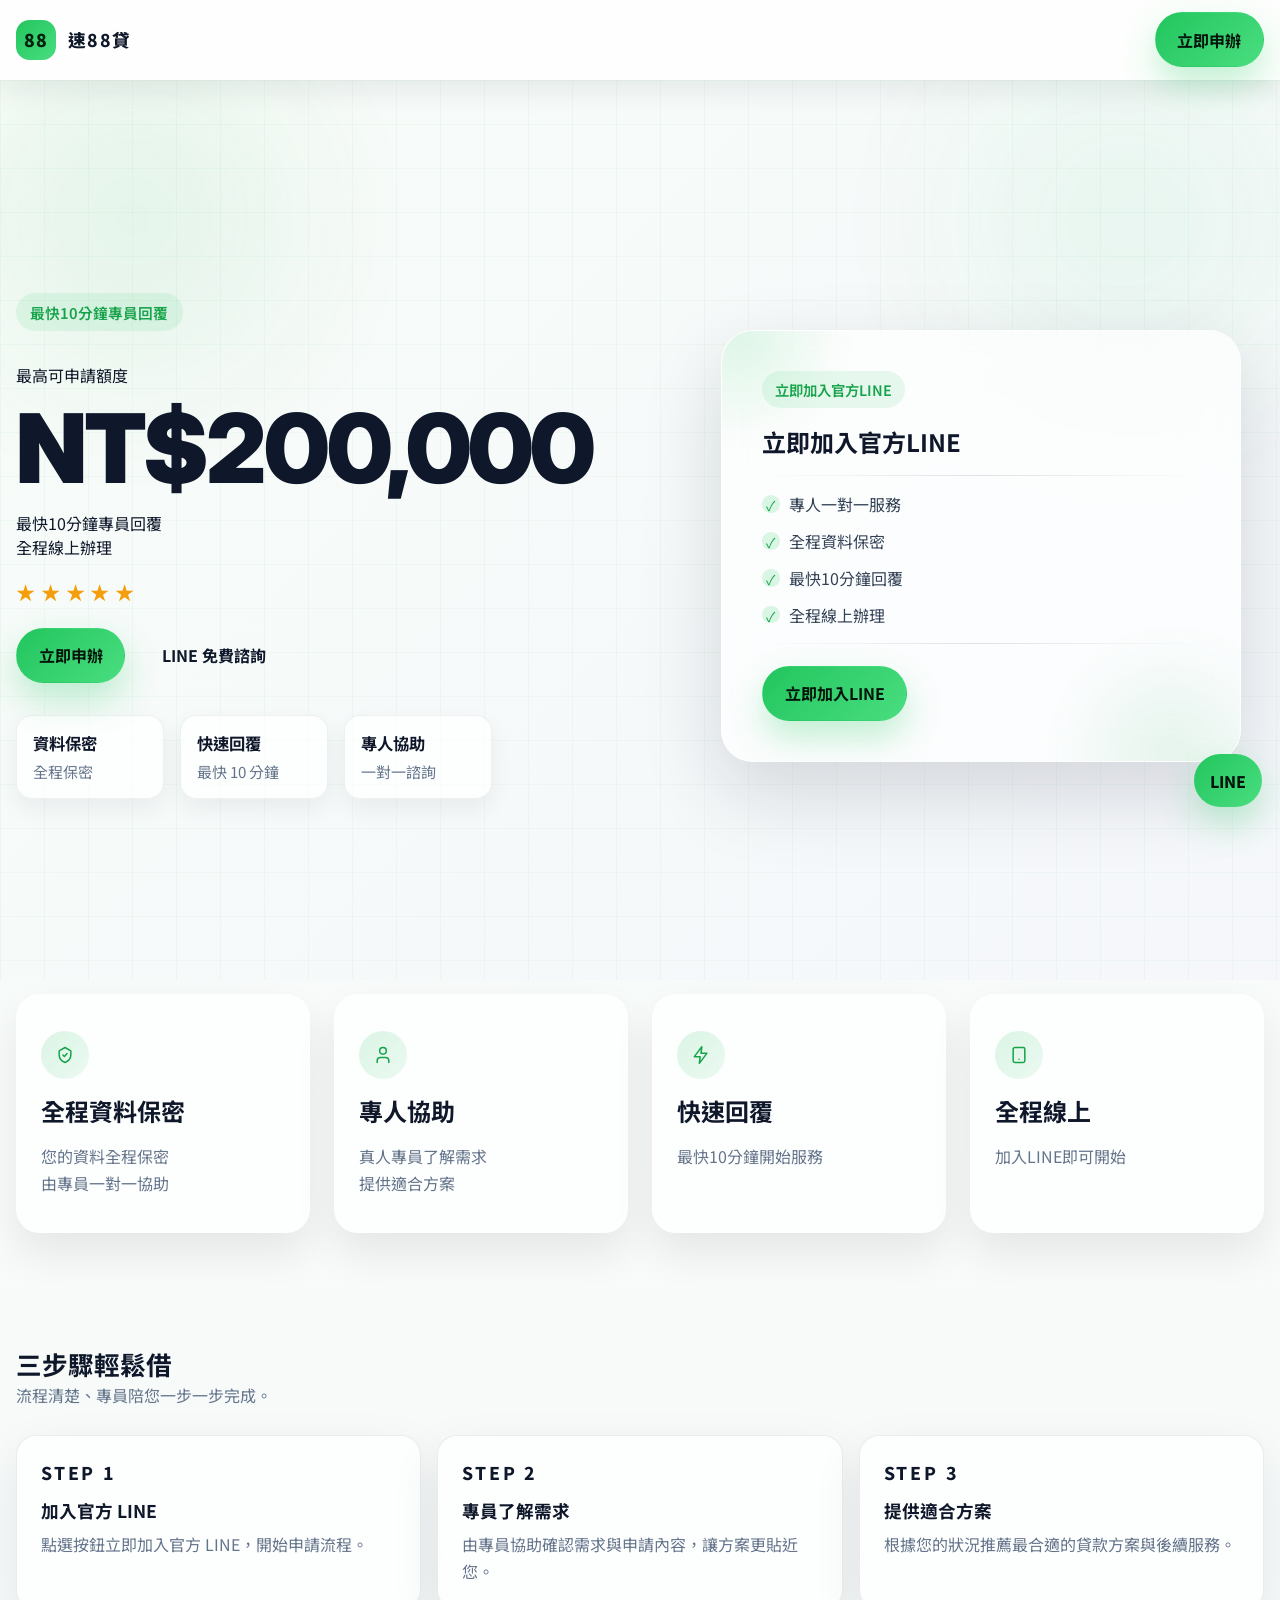
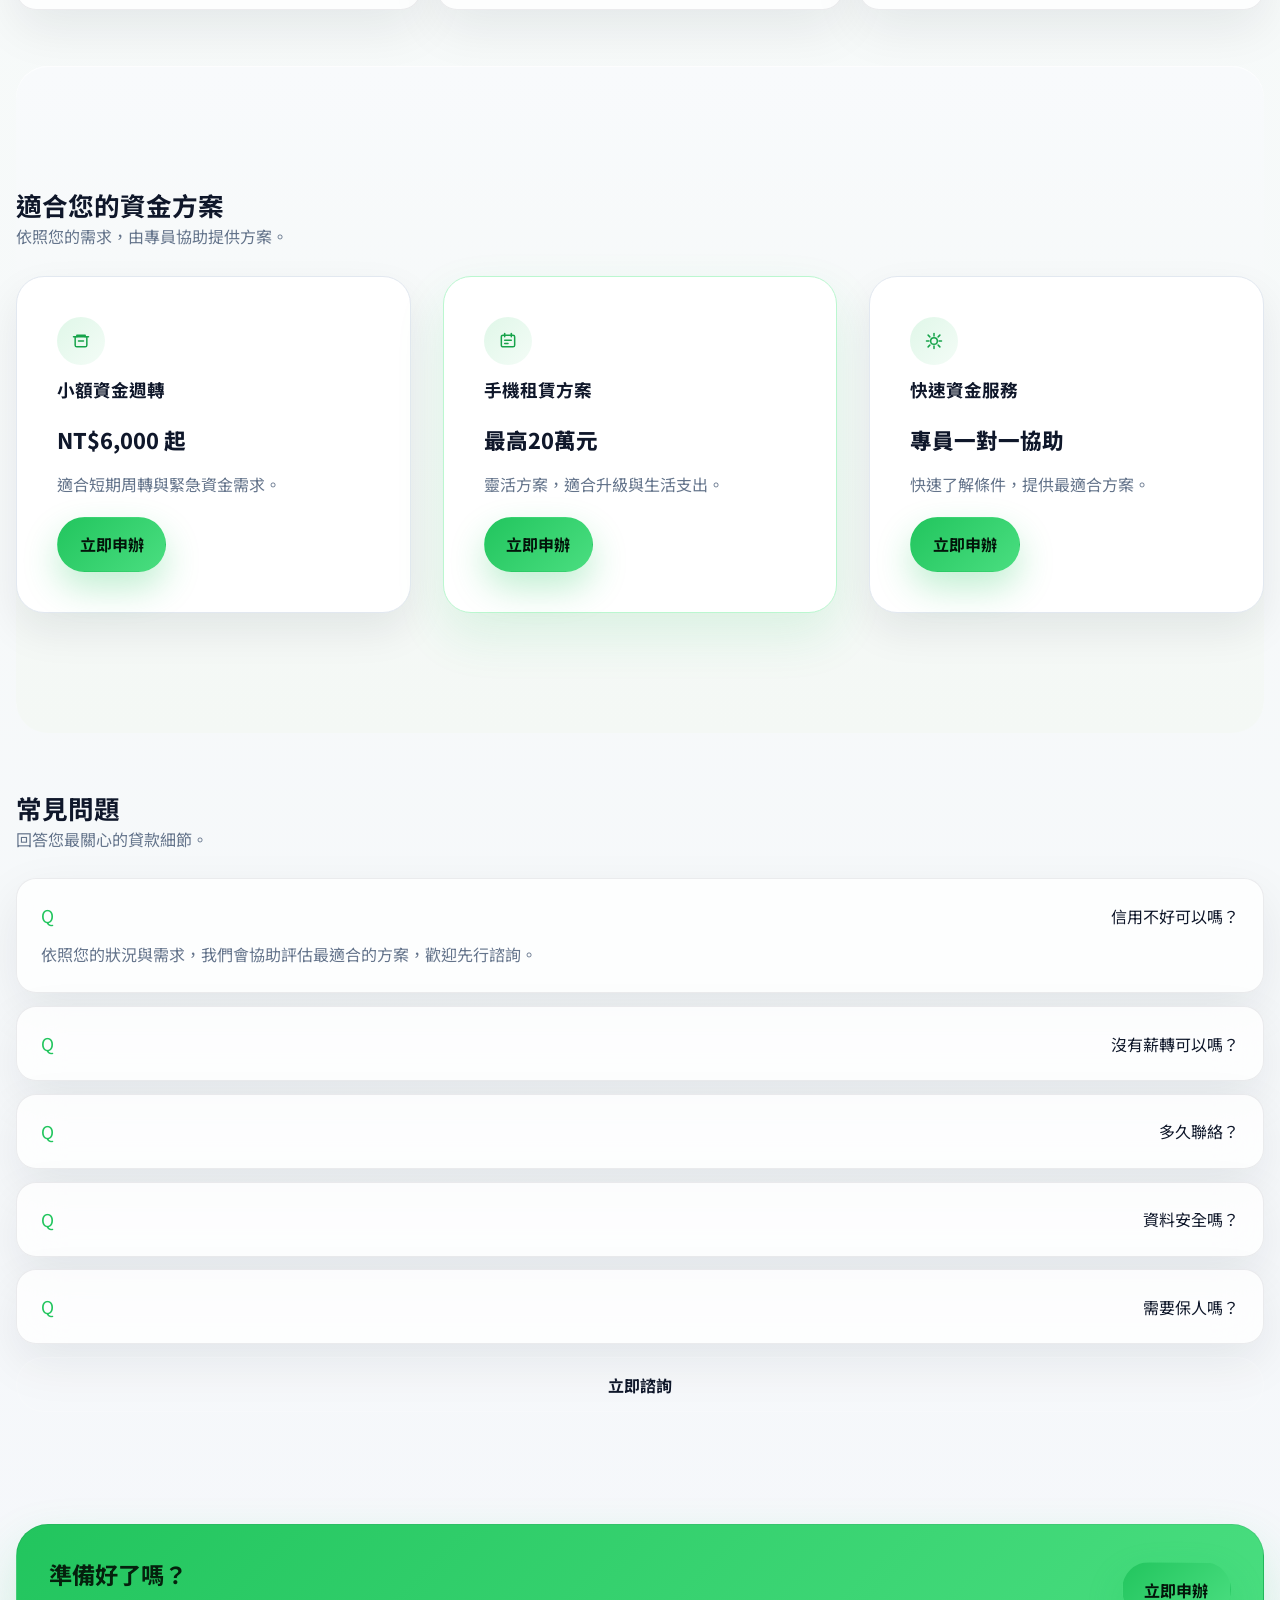
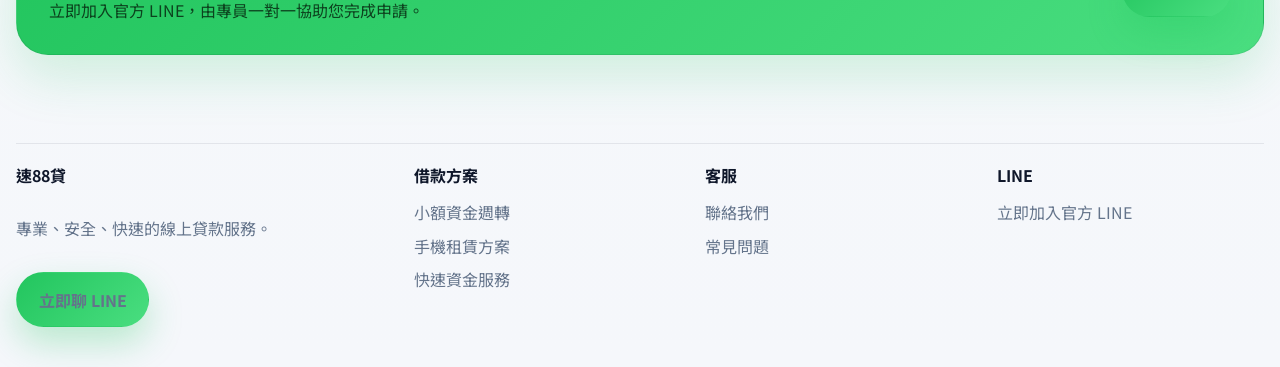
<file: index.html>
<!DOCTYPE html>
<html lang="zh-Hant">
  <head>
    <meta charset="UTF-8" />
    <!-- Google tag (gtag.js) -->
<script async src="https://www.googletagmanager.com/gtag/js?id=G-YP63JQVJT4"></script>
<script>
  window.dataLayer = window.dataLayer || [];
  function gtag(){dataLayer.push(arguments);}
  gtag('js', new Date());

  gtag('config', 'G-YP63JQVJT4');
</script>

    <meta name="viewport" content="width=device-width, initial-scale=1.0" />
    <title>速88貸｜最高可申請20萬元｜最快10分鐘專員協助</title>

<meta name="description"
content="最高可申請20萬元，最快10分鐘專員協助，全程線上辦理，立即加入官方LINE免費諮詢。">
    <link rel="stylesheet" href="css/style.css" />
    <link rel="stylesheet" href="css/responsive.css" />
    <link rel="preconnect" href="https://fonts.googleapis.com" />
    <link
      href="https://fonts.googleapis.com/css2?family=Inter:wght@400;500;600;700;800;900&family=Noto+Sans+TC:wght@300;400;500;700;900&display=swap"
      rel="stylesheet"
    />
  </head>
  <body>
    <div class="page-shell">
      <header class="navbar">
        <div class="container nav-wrap">
          <a class="logo" href="#">
            <span class="logo-mark">88</span>
            <span>速88貸</span>
          </a>

          <div class="nav-links" aria-hidden="true"></div>

          <a class="btn btn-primary btn-ripple" href="https://lin.ee/Ndh9ln0" target="_blank" rel="noopener noreferrer" data-line>立即申辦</a>
        </div>
      </header>

      <main id="home">
        <section class="hero reveal">
          <div class="container hero-grid">
            <div class="hero-copy">
              <p class="eyebrow">最快10分鐘專員回覆</p>

<p class="hero-subtitle">
最高可申請額度
</p>

<h1>NT$200,000</h1>

<p>
最快10分鐘專員回覆
<br>
全程線上辦理
</p>
              <div class="hero-stars" aria-label="五星評價">★★★★★</div>
              <div class="hero-actions">
                <a class="btn btn-primary btn-ripple" href="https://lin.ee/Ndh9ln0" target="_blank" rel="noopener noreferrer" data-line>立即申辦</a>
                <a class="btn btn-secondary btn-ripple" href="https://lin.ee/Ndh9ln0" target="_blank" rel="noopener noreferrer" data-line>LINE 免費諮詢</a>
              </div>
              <ul class="hero-stats">
                <li>
                  <strong>資料保密</strong>
                  <span>全程保密</span>
                </li>
                <li>
                  <strong>快速回覆</strong>
                  <span>最快 10 分鐘</span>
                </li>
                <li>
                  <strong>專人協助</strong>
                  <span>一對一諮詢</span>
                </li>
              </ul>
            </div>

            <div class="glass-card hero-card">
              <span class="card-chip">立即加入官方LINE</span>
              <h2 class="amount">立即加入官方LINE</h2>
              <div class="hero-card-divider"></div>
              <ul class="hero-card-list">
                <li><span>✓</span> 專人一對一服務</li>
                <li><span>✓</span> 全程資料保密</li>
                <li><span>✓</span> 最快10分鐘回覆</li>
                <li><span>✓</span> 全程線上辦理</li>
              </ul>
              <div class="hero-card-divider"></div>
              <a class="btn btn-primary btn-ripple"
href="https://lin.ee/Ndh9ln0"
target="_blank"
rel="noopener noreferrer">
立即加入LINE
</a>
            </div>
          </div>
        </section>

        <section class="container trust-bar-section reveal">
          <div class="trust-bar">
            <article class="glass-card trust-card">
              <div class="trust-icon" aria-hidden="true">
                <svg viewBox="0 0 24 24" fill="none" stroke="currentColor" stroke-width="1.8" stroke-linecap="round" stroke-linejoin="round">
                  <path d="M12 3l7 4v5c0 5-3.5 7.5-7 9-3.5-1.5-7-4-7-9V7l7-4z"></path>
                  <path d="m9.5 12 1.8 1.8 3.2-3.6"></path>
                </svg>
              </div>
              <strong>全程資料保密</strong>
              <span>您的資料全程保密<br />由專員一對一協助</span>
            </article>
            <article class="glass-card trust-card">
              <div class="trust-icon" aria-hidden="true">
                <svg viewBox="0 0 24 24" fill="none" stroke="currentColor" stroke-width="1.8" stroke-linecap="round" stroke-linejoin="round">
                  <path d="M19 21v-2a4 4 0 0 0-4-4H9a4 4 0 0 0-4 4v2"></path>
                  <circle cx="12" cy="7" r="4"></circle>
                </svg>
              </div>
              <strong>專人協助</strong>
              <span>真人專員了解需求<br />提供適合方案</span>
            </article>
            <article class="glass-card trust-card">
              <div class="trust-icon" aria-hidden="true">
                <svg viewBox="0 0 24 24" fill="none" stroke="currentColor" stroke-width="1.8" stroke-linecap="round" stroke-linejoin="round">
                  <path d="M13 2 4 14h7l-1 8 9-12h-7l1-8Z"></path>
                </svg>
              </div>
              <strong>快速回覆</strong>
              <span>最快10分鐘開始服務</span>
            </article>
            <article class="glass-card trust-card">
              <div class="trust-icon" aria-hidden="true">
                <svg viewBox="0 0 24 24" fill="none" stroke="currentColor" stroke-width="1.8" stroke-linecap="round" stroke-linejoin="round">
                  <rect x="5" y="3" width="14" height="18" rx="2"></rect>
                  <path d="M12 17v.01"></path>
                </svg>
              </div>
              <strong>全程線上</strong>
              <span>加入LINE即可開始</span>
            </article>
          </div>
        </section>

        <section class="container reveal">
          <div class="section-heading">
            <div>
              <h2>三步驟輕鬆借</h2>
              <p>流程清楚、專員陪您一步一步完成。</p>
            </div>
          </div>
          <div class="steps-grid">
            <article class="glass-card step-card">
              <div class="step-number">STEP 1</div>
              <h3>加入官方 LINE</h3>
              <p>點選按鈕立即加入官方 LINE，開始申請流程。</p>
            </article>
            <article class="glass-card step-card">
              <div class="step-number">STEP 2</div>
              <h3>專員了解需求</h3>
              <p>由專員協助確認需求與申請內容，讓方案更貼近您。</p>
            </article>
            <article class="glass-card step-card">
              <div class="step-number">STEP 3</div>
              <h3>提供適合方案</h3>
              <p>根據您的狀況推薦最合適的貸款方案與後續服務。</p>
            </article>
          </div>
        </section>

        <section class="container plans-section reveal" id="plans">
          <div class="section-heading">
            <div>
              <h2>適合您的資金方案</h2>
              <p>依照您的需求，由專員協助提供方案。</p>
            </div>
          </div>
          <div class="plans-grid">
            <article class="plan-card plan-card-modern">
              <div class="plan-icon" aria-hidden="true">
                <svg viewBox="0 0 24 24" fill="none" stroke="currentColor" stroke-width="1.8" stroke-linecap="round" stroke-linejoin="round">
                  <path d="M3 7h18"></path>
                  <path d="M7 7V5h10v2"></path>
                  <path d="M5 7v10a2 2 0 0 0 2 2h10a2 2 0 0 0 2-2V7"></path>
                  <path d="M9 12h6"></path>
                </svg>
              </div>
              <h3>小額資金週轉</h3>
              <p class="plan-amount">NT$6,000 起</p>
              <p class="plan-meta">適合短期周轉與緊急資金需求。</p>
              <a class="btn btn-primary btn-ripple" href="https://lin.ee/Ndh9ln0"
target="_blank"
rel="noopener noreferrer" data-line>立即申辦</a>
            </article>
            <article class="plan-card plan-card-modern featured-plan">
              <div class="plan-icon" aria-hidden="true">
                <svg viewBox="0 0 24 24" fill="none" stroke="currentColor" stroke-width="1.8" stroke-linecap="round" stroke-linejoin="round">
                  <rect x="4" y="5" width="16" height="14" rx="2"></rect>
                  <path d="M8 3v4"></path>
                  <path d="M16 3v4"></path>
                  <path d="M8 11h8"></path>
                  <path d="M8 15h4"></path>
                </svg>
              </div>
              <h3>手機租賃方案</h3>
              <p class="plan-amount">最高20萬元</p>
              <p class="plan-meta">靈活方案，適合升級與生活支出。</p>
              <a class="btn btn-primary btn-ripple" href="https://lin.ee/Ndh9ln0"
target="_blank"
rel="noopener noreferrer" data-line>立即申辦</a>
            </article>
            <article class="plan-card plan-card-modern">
              <div class="plan-icon" aria-hidden="true">
                <svg viewBox="0 0 24 24" fill="none" stroke="currentColor" stroke-width="1.8" stroke-linecap="round" stroke-linejoin="round">
                  <path d="M12 3v3"></path>
                  <path d="M12 18v3"></path>
                  <path d="M4.93 4.93l2.12 2.12"></path>
                  <path d="M16.95 16.95l2.12 2.12"></path>
                  <path d="M3 12h3"></path>
                  <path d="M18 12h3"></path>
                  <path d="M4.93 19.07l2.12-2.12"></path>
                  <path d="M16.95 7.05l2.12-2.12"></path>
                  <circle cx="12" cy="12" r="4"></circle>
                </svg>
              </div>
              <h3>快速資金服務</h3>
              <p class="plan-amount">專員一對一協助</p>
              <p class="plan-meta">快速了解條件，提供最適合方案。</p>
              <a class="btn btn-primary btn-ripple" href="https://lin.ee/Ndh9ln0"
target="_blank"
rel="noopener noreferrer" data-line>立即申辦</a>
            </article>
          </div>
        </section>

        <section class="container reveal" id="faq">
          <div class="section-heading">
            <div>
              <h2>常見問題</h2>
              <p>回答您最關心的貸款細節。</p>
            </div>
          </div>
          <div class="faq-list">
            <article class="glass-card faq-item active">
              <button class="faq-trigger" type="button">
                <span>Q</span> 信用不好可以嗎？
              </button>
              <div class="faq-panel">
                <p>依照您的狀況與需求，我們會協助評估最適合的方案，歡迎先行諮詢。</p>
              </div>
            </article>
            <article class="glass-card faq-item">
              <button class="faq-trigger" type="button">
                <span>Q</span> 沒有薪轉可以嗎？
              </button>
              <div class="faq-panel">
                <p>可依照實際情況評估，專員會依您的需求與資料提供建議。</p>
              </div>
            </article>
            <article class="glass-card faq-item">
              <button class="faq-trigger" type="button">
                <span>Q</span> 多久聯絡？
              </button>
              <div class="faq-panel">
                <p>我們會於收到您的需求後盡快聯絡，通常可在短時間內安排專員回覆。</p>
              </div>
            </article>
            <article class="glass-card faq-item">
              <button class="faq-trigger" type="button">
                <span>Q</span> 資料安全嗎？
              </button>
              <div class="faq-panel">
                <p>所有資料僅作為申請與服務用途，流程中會以保密方式處理。</p>
              </div>
            </article>
            <article class="glass-card faq-item">
              <button class="faq-trigger" type="button">
                <span>Q</span> 需要保人嗎？
              </button>
              <div class="faq-panel">
                <p>視方案與申請條件而定，專員會依照您的情況說明相關要求。</p>
              </div>
            </article>
            <a class="btn btn-secondary btn-ripple" href="https://lin.ee/Ndh9ln0" target="_blank" rel="noopener noreferrer" data-line>立即諮詢</a>
          </div>
        </section>

        <section class="container reveal" id="contact">
          <div class="glass-card cta-card">
            <div>
              <h3>準備好了嗎？</h3>
              <p>立即加入官方 LINE，由專員一對一協助您完成申請。</p>
            </div>
            <a class="btn btn-primary btn-ripple" href="https://lin.ee/Ndh9ln0" target="_blank" rel="noopener noreferrer" data-line>立即申辦</a>
          </div>
        </section>
      </main>

      <footer class="footer reveal">
        <div class="container footer-grid">
          <div class="footer-column">
            <strong>速88貸</strong>
            <p>專業、安全、快速的線上貸款服務。</p>
            <a class="btn btn-primary btn-ripple footer-cta" href="https://lin.ee/Ndh9ln0" target="_blank" rel="noopener noreferrer" data-line>立即聊 LINE</a>
          </div>
          <div class="footer-column">
            <strong>借款方案</strong>
            <a href="https://lin.ee/Ndh9ln0"
target="_blank"
rel="noopener noreferrer">小額資金週轉</a>
            <a href="https://lin.ee/Ndh9ln0"
target="_blank"
rel="noopener noreferrer">手機租賃方案</a>
            <a href="https://lin.ee/Ndh9ln0"
target="_blank"
rel="noopener noreferrer">快速資金服務</a>
          </div>
          <div class="footer-column">
            <strong>客服</strong>
            <a href="https://lin.ee/Ndh9ln0">聯絡我們</a>
            <a href="#faq">常見問題</a>
          </div>
          <div class="footer-column">
            <strong>LINE</strong>
            <a href="https://lin.ee/Ndh9ln0"
target="_blank"
rel="noopener noreferrer" data-line>立即加入官方 LINE</a>
          </div>
        </div>
      </footer>
    </div>

    <a class="line-float" href="https://lin.ee/Ndh9ln0" target="_blank" rel="noopener noreferrer" data-line>LINE</a>
    <a class="mobile-cta btn btn-primary btn-ripple" href="https://lin.ee/Ndh9ln0" target="_blank" rel="noopener noreferrer" data-line>立即申辦</a>
    <script src="js/main.js"></script>
    
  </body>
</html>
</file>
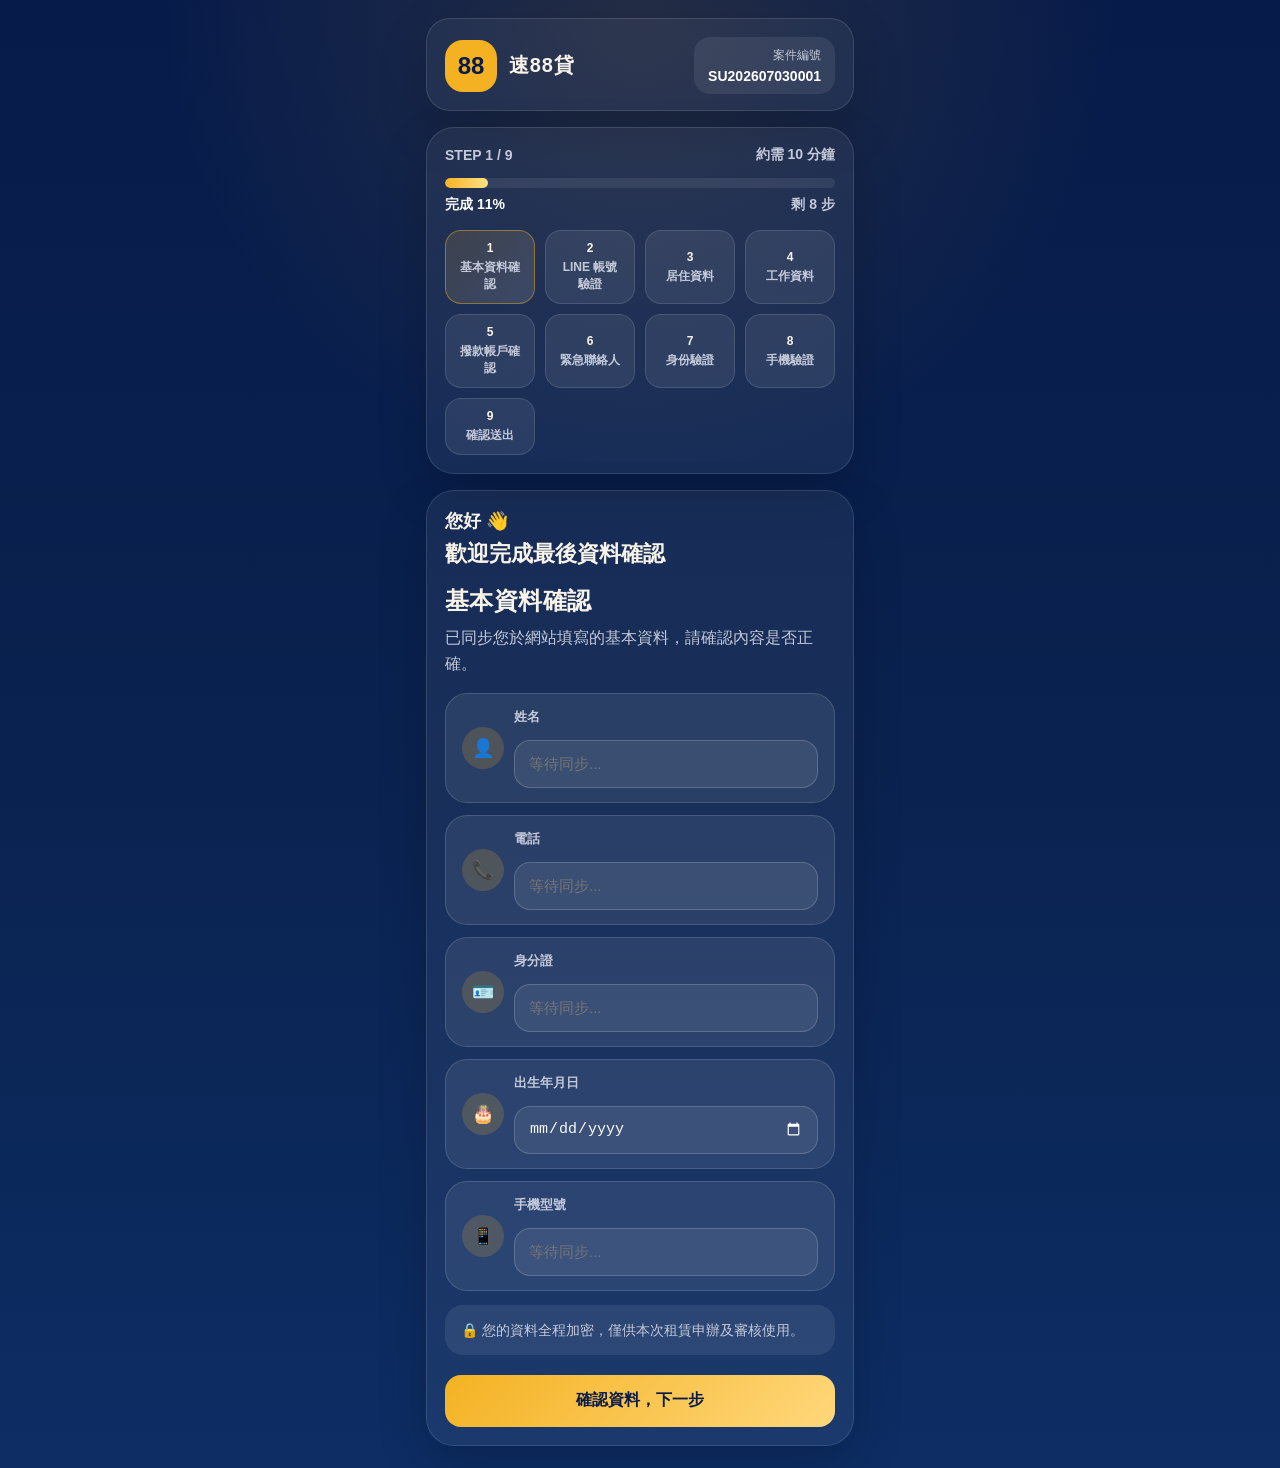
<file: apply.html>
﻿<!doctype html>
<html lang="zh-Hant">
<head>
  <meta charset="utf-8" />
  <meta name="viewport" content="width=device-width, initial-scale=1.0" />
  <title>速88貸｜智慧申請</title>
  <link rel="stylesheet" href="css/apply.css" />
  <script src="https://static.line-scdn.net/liff/edge/2/sdk.js"></script>
</head>
<body>
  <main class="app-shell">
    <header class="app-bar">
      <div class="brand"><span class="brand-mark">88</span><div><div class="brand-title">速88貸</div></div></div>
      <div class="case-chip"><span class="case-label">案件編號</span><strong class="case-value">SU202607030001</strong></div>
    </header>

    <section class="progress-panel">
      <div class="progress-title"><span id="stepText">STEP 1 / 9</span><span id="timeText">約需 10 分鐘</span></div>
      <div class="progress-bar"><div id="progressFill"></div></div>
      <div class="progress-meta"><span id="progressPercent">完成 11%</span><span id="progressRemain">剩 8 步</span></div>
      <div class="step-tabs" id="stepTabs"></div>
    </section>

    <form id="applyForm" class="form-card" autocomplete="on">
      <section class="step-panel active" data-step="1">
        <div class="welcome-panel">
          <p class="welcome-greeting">您好 👋</p>
          <h2>歡迎完成最後資料確認</h2>
        </div>
        <div class="step-header"><h1>基本資料確認</h1><p>已同步您於網站填寫的基本資料，請確認內容是否正確。</p></div>
        <div class="field-grid info-list">
          <div class="info-row">
            <div class="row-icon">👤</div>
            <label><span>姓名</span><input type="text" name="name" placeholder="等待同步..." required></label>
          </div>
          <div class="info-row">
            <div class="row-icon">📞</div>
            <label><span>電話</span><input type="tel" name="phone" placeholder="等待同步..." required></label>
          </div>
          <div class="info-row">
            <div class="row-icon">🪪</div>
            <label><span>身分證</span><input type="text" name="idNumber" placeholder="等待同步..." required></label>
          </div>
          <div class="info-row">
            <div class="row-icon">🎂</div>
            <label><span>出生年月日</span><input type="date" name="birthday" placeholder="等待同步..." required></label>
          </div>
          <div class="info-row">
            <div class="row-icon">📱</div>
            <label><span>手機型號</span><input type="text" name="phoneModel" placeholder="等待同步..." required></label>
          </div>
        </div>
      </section>

      <section class="step-panel" data-step="2">
        <div class="step-header"><h1>LINE 帳號驗證</h1><p>請先完成 LINE 資料驗證，才能進行後續申請步驟。</p></div>
        <div class="line-card">
          <div class="line-card-top">
            <div class="line-avatar"><img id="lineAvatarImg" alt="LINE Avatar"></div>
            <div>
              <p class="line-label">等待 LINE 授權...</p>
              <p id="lineStatus" class="line-status">LINE 尚未驗證</p>
            </div>
          </div>
          <div class="line-detail">
            <div><span>LINE名稱</span><strong id="lineDisplayName">等待 LINE 授權...</strong></div>
          </div>
          <p id="lineError" class="line-error"></p>
          <button type="button" id="lineVerifyBtn" class="secondary">重新同步 LINE</button>
        </div>
      </section>

      <section class="step-panel" data-step="3">
        <div class="step-header"><h1>居住資料</h1><p>請填寫目前居住狀況與聯絡地址。</p></div>
        <div class="field-grid">
          <label>現居地址<input type="text" name="currentAddress" placeholder="請輸入現居地址" required></label>
          <label>戶籍地址<input type="text" name="registeredAddress" placeholder="請輸入戶籍地址" required></label>
          <div class="choice-block"><span>居住狀況</span><div class="radio-group"><label><input type="radio" name="housingType" value="自有" required>自有</label><label><input type="radio" name="housingType" value="租屋">租屋</label></div></div>
        </div>
      </section>

      <section class="step-panel" data-step="4">
        <div class="step-header"><h1>工作資料</h1><p>請提供目前任職資訊。</p></div>
        <div class="field-grid">
          <label>公司名稱<input type="text" name="company" placeholder="請輸入公司名稱" required></label>
          <label>公司電話<input type="tel" name="companyPhone" placeholder="例：02-1234-5678"></label>
          <label>工作職位<input type="text" name="jobTitle" placeholder="請輸入職稱" required></label>
          <label>公司地址<input type="text" name="companyAddress" placeholder="請輸入公司地址"></label>
          <label>月收入<select name="income" required><option value="">請選擇</option><option value="30000以下">30,000 以下</option><option value="30000-50000">30,000 - 50,000</option><option value="50000-80000">50,000 - 80,000</option><option value="80000以上">80,000 以上</option></select></label>
        </div>
      </section>

      <section class="step-panel" data-step="5">
        <div class="step-header"><h1>撥款帳戶確認</h1><p>核准後款項將匯入此帳戶。</p></div>
        <div class="field-grid">
          <label>銀行<select name="bank" required><option value="">請選擇銀行</option><option value="004 台灣銀行">004 台灣銀行</option><option value="005 土地銀行">005 土地銀行</option><option value="006 合作金庫">006 合作金庫</option><option value="007 第一銀行">007 第一銀行</option><option value="008 華南銀行">008 華南銀行</option><option value="009 彰化銀行">009 彰化銀行</option><option value="012 台北富邦">012 台北富邦</option><option value="013 國泰世華">013 國泰世華</option><option value="822 中國信託">822 中國信託</option><option value="812 台新銀行">812 台新銀行</option></select></label>
          <label>分行名稱<input type="text" name="bankBranch" placeholder="請輸入分行名稱" required></label>
          <label>帳號<input type="text" name="bankAccount" placeholder="請輸入帳號" inputmode="numeric" required></label>
          <label>戶名<input type="text" name="bankOwner" placeholder="請輸入收款戶名" required></label>
          <div class="upload-block"><span>上傳銀行帳戶封面照</span><input type="file" name="bankCover" accept="image/*" capture="environment"><div class="file-status" data-file-status="bankCover">尚未上傳</div></div>
        </div>
        <p class="reminder-text">款項將匯入此帳戶，若需變更請聯絡客服。</p>
      </section>

      <section class="step-panel" data-step="6">
        <div class="step-header"><h1>緊急聯絡人</h1><p>請提供三位緊急聯絡人，至少兩位家人與一位朋友。</p></div>
        <div class="contact-grid" id="contactArea"></div>
      </section>

      <section class="step-panel" data-step="7">
        <div class="step-header"><h1>身份驗證</h1><p>請拍攝並上傳下列三張照片。</p></div>
        <div class="upload-grid" id="idUploadArea"></div>
      </section>

      <section class="step-panel" data-step="8">
        <div class="step-header"><h1>手機驗證</h1><p>請拍攝下列手機畫面，完成後會顯示 ✅。</p></div>
        <div class="phone-grid" id="phoneShotArea"></div>
      </section>

      <section class="step-panel" data-step="9">
        <div class="step-header"><h1>確認送出</h1><p>所有資料確認完成後請送出申請。</p></div>
        <div class="review-card">
          <p class="review-title">所有資料確認完成</p>
          <p class="review-status">案件建立成功</p>
          <div class="case-summary">案件編號：<strong>SU202607030001</strong></div>
        </div>
        <label class="agree"><input type="checkbox" name="agree" required>我已確認資料正確，並同意本次申辦資料使用。</label>
      </section>

      <section class="step-panel success-panel" data-step="10">
        <div class="success-box">
          <div class="success-icon">✓</div>
          <h1>申請完成</h1>
          <p>恭喜！您的申請已送出，專員將儘速審核。</p>
          <div class="case-number" id="caseNumber">案件編號 SU-000000</div>
          <p class="note">請留意 LINE 或手機簡訊通知，最快今日完成審核。</p>
        </div>
      </section>

      <div class="security-note">🔒 您的資料全程加密，僅供本次租賃申辦及審核使用。</div>
      <div class="action-bar">
        <button type="button" id="prevBtn" class="ghost">上一步</button>
        <button type="button" id="nextBtn" class="primary">確認資料，下一步</button>
      </div>
    </form>
  </main>
  <script src="js/api.js"></script>
  <script src="js/apply.js"></script>
</body>
</html>
</file>
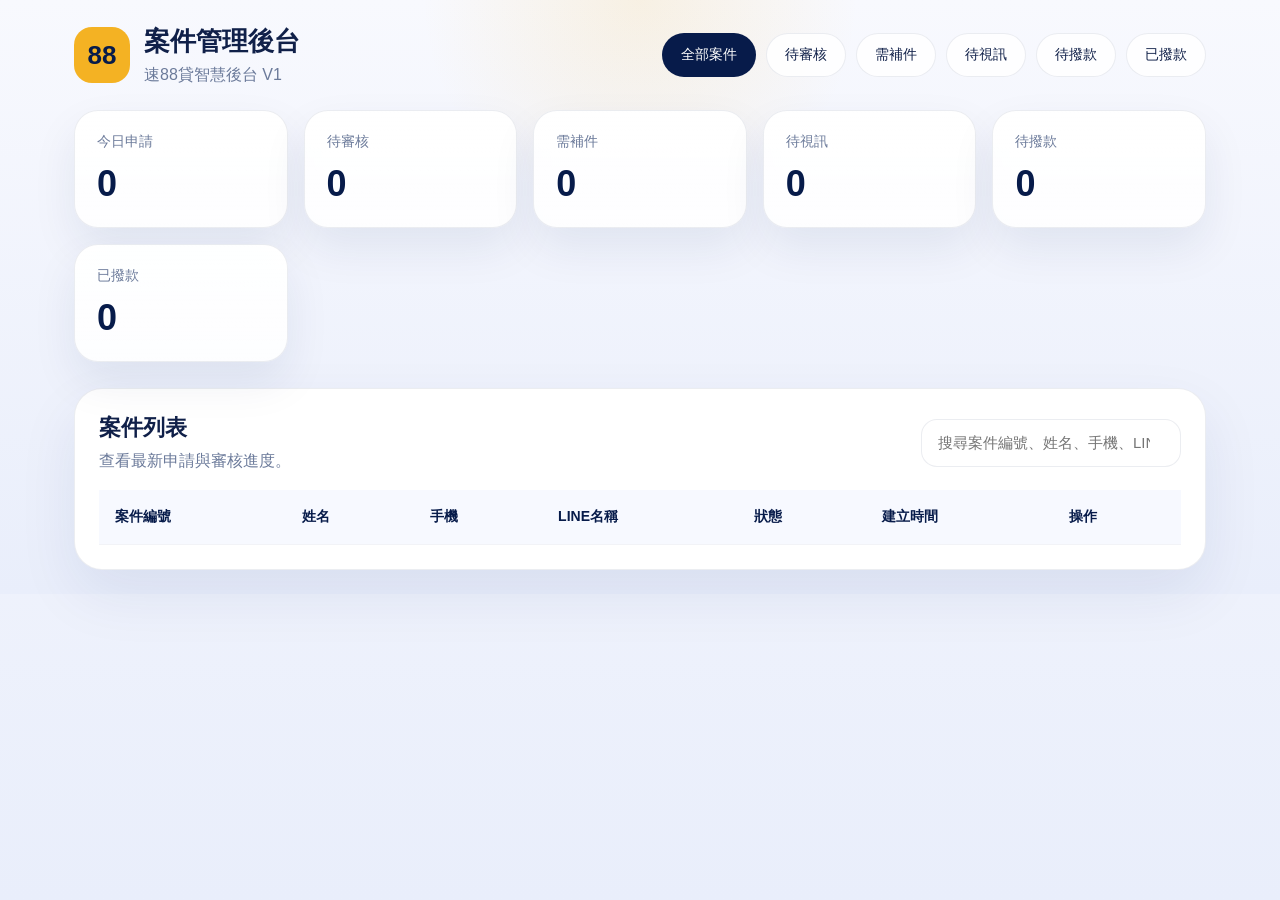
<file: dashboard.html>
﻿<!doctype html>
<html lang="zh-Hant">
<head>
  <meta charset="utf-8" />
  <meta name="viewport" content="width=device-width, initial-scale=1.0" />
  <title>速88貸｜案件管理後台</title>
  <link rel="stylesheet" href="css/dashboard.css" />
</head>
<body>
  <main class="dashboard-shell">
    <header class="dash-header">
      <div class="dash-brand"><span class="dash-mark">88</span><div><h1>案件管理後台</h1><p>速88貸智慧後台 V1</p></div></div>
      <nav class="dash-tabs">
        <button class="tab-button active" data-filter="all">全部案件</button>
        <button class="tab-button" data-filter="review">待審核</button>
        <button class="tab-button" data-filter="supplement">需補件</button>
        <button class="tab-button" data-filter="video">待視訊</button>
        <button class="tab-button" data-filter="pay">待撥款</button>
        <button class="tab-button" data-filter="paid">已撥款</button>
      </nav>
    </header>

    <section class="summary-grid">
      <article class="summary-card" data-key="today">
        <span>今日申請</span>
        <strong id="countToday">0</strong>
      </article>
      <article class="summary-card" data-key="review">
        <span>待審核</span>
        <strong id="countReview">0</strong>
      </article>
      <article class="summary-card" data-key="supplement">
        <span>需補件</span>
        <strong id="countSupplement">0</strong>
      </article>
      <article class="summary-card" data-key="video">
        <span>待視訊</span>
        <strong id="countVideo">0</strong>
      </article>
      <article class="summary-card" data-key="pay">
        <span>待撥款</span>
        <strong id="countPay">0</strong>
      </article>
      <article class="summary-card" data-key="paid">
        <span>已撥款</span>
        <strong id="countPaid">0</strong>
      </article>
    </section>

    <section class="table-panel">
      <div class="table-header">
        <div>
          <h2>案件列表</h2>
          <p>查看最新申請與審核進度。</p>
        </div>
        <div class="search-area">
          <input id="searchInput" type="search" placeholder="搜尋案件編號、姓名、手機、LINE 名稱" />
        </div>
      </div>
      <div class="table-wrap">
        <table>
          <thead>
            <tr>
              <th>案件編號</th>
              <th>姓名</th>
              <th>手機</th>
              <th>LINE名稱</th>
              <th>狀態</th>
              <th>建立時間</th>
              <th>操作</th>
            </tr>
          </thead>
          <tbody id="caseList"></tbody>
        </table>
      </div>
    </section>
  </main>
  <script src="js/dashboard.js"></script>
</body>
</html>
</file>
<file: css/style.css>
:root {
  --primary: #22c55e;
  --primary-dark: #16a34a;
  --primary-soft: rgba(34, 197, 94, 0.16);
  --bg: #f5f7fb;
  --surface: rgba(255, 255, 255, 0.8);
  --surface-strong: rgba(255, 255, 255, 0.94);
  --text: #0f172a;
  --muted: #64748b;
  --border: rgba(15, 23, 42, 0.08);
  --shadow: 0 18px 50px rgba(15, 23, 42, 0.08);
}

* {
  box-sizing: border-box;
}

html {
  scroll-behavior: smooth;
}

body {
  margin: 0;
  font-family: "Noto Sans TC", "Segoe UI", sans-serif;
  color: var(--text);
  background: linear-gradient(180deg, #f8fcf8 0%, #f5f7fb 100%);
  min-height: 100vh;
}

img {
  max-width: 100%;
  display: block;
}

a {
  color: inherit;
  text-decoration: none;
}

button {
  font: inherit;
}

.container {
  width: min(1280px, calc(100% - 2rem));
  margin: 0 auto;
}

.hero .container {
  width: min(1280px, calc(100% - 2rem));
}

.page-shell {
  overflow: hidden;
}

.glass-card {
  background: var(--surface);
  border: 1px solid var(--border);
  box-shadow: var(--shadow);
  backdrop-filter: blur(22px);
  -webkit-backdrop-filter: blur(22px);
}

.navbar {
  position: sticky;
  top: 0;
  z-index: 100;
  height: 80px;
  display: flex;
  align-items: center;
  padding: 0;
  background: rgba(255, 255, 255, 0.75);
  backdrop-filter: blur(20px);
  -webkit-backdrop-filter: blur(20px);
  border-bottom: 1px solid rgba(255, 255, 255, 0.6);
  box-shadow: 0 10px 30px rgba(15, 23, 42, 0.08);
  transition: all 0.3s ease;
}

.navbar.scrolled {
  background: rgba(255, 255, 255, 0.88);
  box-shadow: 0 14px 34px rgba(15, 23, 42, 0.11);
  border-color: rgba(15, 23, 42, 0.06);
}

.nav-wrap {
  display: flex;
  align-items: center;
  justify-content: space-between;
  gap: 1rem;
  height: 80px;
}

.logo {
  display: flex;
  align-items: center;
  gap: 0.75rem;
  font-size: 1.1rem;
  font-weight: 800;
  letter-spacing: 0.08em;
  color: #0f172a;
}

.logo-mark {
  width: 2.5rem;
  height: 2.5rem;
  display: inline-grid;
  place-items: center;
  border-radius: 0.85rem;
  background: linear-gradient(135deg, var(--primary), #4ade80);
  color: #03210d;
  font-weight: 900;
}

.nav-links {
  display: flex;
  align-items: center;
  gap: 1.2rem;
  color: var(--muted);
}

.nav-links a {
  transition: color 0.2s ease;
}

.nav-links a:hover,
.nav-links a:focus-visible {
  color: var(--text);
}

.menu-toggle {
  display: none;
  border: 0;
  background: transparent;
  color: var(--text);
  padding: 0.2rem;
}

.btn {
  position: relative;
  display: inline-flex;
  align-items: center;
  justify-content: center;
  padding: 0.9rem 1.35rem;
  border-radius: 999px;
  border: 1px solid transparent;
  transition: transform 0.2s ease, box-shadow 0.2s ease, background 0.2s ease, color 0.2s ease;
  overflow: hidden;
  font-weight: 700;
}

.btn:hover {
  transform: translateY(-2px);
}

.hero .btn {
  transition: transform 0.25s ease, box-shadow 0.25s ease, background 0.25s ease, color 0.25s ease;
}

.hero .btn:hover {
  transform: translateY(-3px) scale(1.04);
  box-shadow: 0 18px 40px rgba(34, 197, 94, 0.24);
}

.btn-primary {
  background: linear-gradient(135deg, var(--primary), #4ade80);
  color: #03150a;
  box-shadow: 0 16px 35px rgba(34, 197, 94, 0.28);
}

.btn-primary:hover {
  transform: scale(1.04);
  box-shadow: 0 20px 42px rgba(34, 197, 94, 0.34);
}

.btn-secondary {
  background: rgba(255, 255, 255, 0.08);
  border-color: rgba(255, 255, 255, 0.14);
  color: var(--text);
}

.btn-secondary:hover {
  background: #ffffff;
  color: #04110b;
}

.ripple {
  position: absolute;
  border-radius: 50%;
  background: rgba(255, 255, 255, 0.38);
  transform: translate(-50%, -50%) scale(0);
  animation: ripple 0.65s linear;
  pointer-events: none;
}

@keyframes ripple {
  to {
    transform: translate(-50%, -50%) scale(2.2);
    opacity: 0;
  }
}

.hero {
  min-height: 100vh;
  display: flex;
  align-items: center;
  padding: 5.5rem 0 3.5rem;
  position: relative;
  overflow: hidden;
  background:
    linear-gradient(90deg, rgba(22, 163, 74, 0.04) 1px, transparent 1px),
    linear-gradient(rgba(22, 163, 74, 0.04) 1px, transparent 1px),
    linear-gradient(135deg, #f7fcf8 0%, #f5f7fb 100%);
  background-size: 44px 44px, 44px 44px, auto;
}

.hero::before,
.hero::after {
  content: "";
  position: absolute;
  border-radius: 50%;
  pointer-events: none;
  filter: blur(80px);
  opacity: 0.85;
}

.hero::before {
  inset: -8% auto auto -6%;
  width: 420px;
  height: 420px;
  background: radial-gradient(circle, rgba(22, 163, 74, 0.16), transparent 72%);
}

.hero::after {
  inset: -10% -6% auto auto;
  width: 460px;
  height: 460px;
  background: radial-gradient(circle, rgba(34, 197, 94, 0.12), transparent 72%);
}

.hero-grid {
  display: grid;
  grid-template-columns: minmax(0, 1.1fr) minmax(320px, 0.9fr);
  gap: 2.6rem;
  align-items: center;
  min-height: calc(100vh - 10rem);
  position: relative;
  z-index: 1;
}

.hero-copy {
  animation: fadeUp 0.8s ease both;
  max-width: 640px;
}

.eyebrow {
  display: inline-block;
  padding: 0.55rem 0.9rem;
  border-radius: 999px;
  background: rgba(34, 197, 94, 0.1);
  color: #16a34a;
  font-size: 0.92rem;
  margin: 0 0 1rem;
  font-weight: 600;
}

.hero-title-line {
  margin: 0 0 0.2rem;
  font-size: 1rem;
  font-weight: 700;
  letter-spacing: 0.24em;
  text-transform: uppercase;
  color: #16a34a;
}

.hero h1 {
  font-family: "Inter", "Noto Sans TC", sans-serif;
  font-size: clamp(64px, 8vw, 96px);
  line-height: 0.95;
  margin: 0 0 0.9rem;
  max-width: 640px;
  letter-spacing: -0.03em;
  font-weight: 900;
  color: #0f172a;
}

.hero-copy-line {
  font-size: 1.12rem;
  line-height: 1.7;
  color: #475569;
  max-width: 560px;
  margin: 0;
}

.hero-stars {
  margin: 1.2rem 0 1.4rem;
  color: #f59e0b;
  letter-spacing: 0.3em;
  font-size: 1.2rem;
}

.hero-actions {
  display: flex;
  flex-wrap: wrap;
  gap: 0.9rem;
}

.hero-stats {
  list-style: none;
  display: flex;
  flex-wrap: wrap;
  gap: 1rem;
  padding: 0;
  margin: 2rem 0 0;
}

.hero-stats li {
  padding: 0.95rem 1rem;
  border-radius: 1rem;
  background: rgba(255, 255, 255, 0.72);
  border: 1px solid rgba(15, 23, 42, 0.06);
  min-width: 148px;
  box-shadow: 0 10px 24px rgba(15, 23, 42, 0.06);
}

.hero-stats strong {
  display: block;
  font-size: 1.02rem;
  margin-bottom: 0.25rem;
  color: #0f172a;
}

.hero-stats span {
  color: #64748b;
  font-size: 0.94rem;
}

.hero-card {
  position: relative;
  width: min(520px, 100%);
  padding: 2.5rem;
  border-radius: 32px;
  background: rgba(255, 255, 255, 0.7);
  border: 1px solid rgba(255, 255, 255, 0.4);
  box-shadow: 0 30px 80px rgba(15, 23, 42, 0.15);
  backdrop-filter: blur(24px);
  -webkit-backdrop-filter: blur(24px);
  transition: transform 0.35s ease, box-shadow 0.35s ease, border-color 0.35s ease;
  overflow: hidden;
  animation: floatCard 3s ease-in-out infinite;
}

.hero-card::before,
.hero-card::after {
  content: "";
  position: absolute;
  border-radius: 50%;
  pointer-events: none;
  z-index: 0;
}

.hero-card::before {
  inset: -24% auto auto -18%;
  width: 220px;
  height: 220px;
  background: radial-gradient(circle, rgba(34, 197, 94, 0.14), transparent 70%);
  filter: blur(8px);
}

.hero-card::after {
  inset: auto -10% -26% auto;
  width: 240px;
  height: 240px;
  background: radial-gradient(circle, rgba(22, 163, 74, 0.1), transparent 72%);
  filter: blur(10px);
}

.hero-card > * {
  position: relative;
  z-index: 1;
}

.hero-card:hover {
  transform: translateY(-10px);
  box-shadow: 0 36px 90px rgba(15, 23, 42, 0.2);
  border-color: rgba(255, 255, 255, 0.65);
}

.hero-card:hover .btn {
  transform: scale(1.05);
}

.card-chip {
  display: inline-block;
  padding: 0.5rem 0.8rem;
  background: rgba(34, 197, 94, 0.1);
  border-radius: 999px;
  color: #16a34a;
  font-size: 0.9rem;
  font-weight: 600;
}

.amount {
  font-size: clamp(1.25rem, 2.5vw, 1.5rem);
  font-weight: 700;
  margin: 1rem 0 0.2rem;
  color: #0f172a;
}

.hero-card-divider {
  height: 1px;
  margin: 1rem 0;
  background: linear-gradient(90deg, transparent, rgba(15, 23, 42, 0.12), transparent);
}

.hero-card-list {
  display: grid;
  gap: 0.8rem;
  margin: 0 0 0.2rem;
  padding: 0;
  list-style: none;
}

.hero-card-list li {
  display: flex;
  align-items: center;
  gap: 0.6rem;
  color: #334155;
}

.hero-card-list span {
  width: 1.1rem;
  height: 1.1rem;
  border-radius: 50%;
  display: inline-grid;
  place-items: center;
  background: rgba(34, 197, 94, 0.16);
  color: #16a34a;
  font-size: 0.85rem;
}

.hero-card .btn {
  margin-top: 0.4rem;
}

@keyframes fadeUp {
  from {
    opacity: 0;
    transform: translateY(26px);
  }
  to {
    opacity: 1;
    transform: translateY(0);
  }
}

@keyframes floatCard {
  0%,
  100% {
    transform: translateY(0px);
  }
  50% {
    transform: translateY(-10px);
  }
}

.trust-bar-section {
  padding-top: 0.5rem;
}

.trust-bar {
  display: grid;
  grid-template-columns: repeat(4, minmax(0, 1fr));
  gap: 1.5rem;
  margin-top: 0.4rem;
}

.trust-card {
  padding: 2.25rem 1.5rem;
  border-radius: 24px;
  text-align: left;
  background: rgba(255, 255, 255, 0.75);
  border: 1px solid rgba(255, 255, 255, 0.35);
  box-shadow: 0 20px 40px rgba(0, 0, 0, 0.08);
  backdrop-filter: blur(18px);
  -webkit-backdrop-filter: blur(18px);
  transition: transform 0.35s ease, box-shadow 0.35s ease, border-color 0.35s ease;
  display: flex;
  flex-direction: column;
  align-items: flex-start;
  justify-content: flex-start;
  gap: 0.85rem;
  color: #0f172a;
  animation: fadeUp 0.7s ease both;
}

.trust-card:nth-child(2) { animation-delay: 0.08s; }
.trust-card:nth-child(3) { animation-delay: 0.16s; }
.trust-card:nth-child(4) { animation-delay: 0.24s; }

.trust-card:hover {
  transform: translateY(-10px) scale(1.02);
  box-shadow: 0 24px 48px rgba(0, 0, 0, 0.12);
  border-color: rgba(255, 255, 255, 0.5);
}

.trust-icon {
  width: 3rem;
  height: 3rem;
  display: grid;
  place-items: center;
  border-radius: 50%;
  background: linear-gradient(135deg, rgba(34, 197, 94, 0.16), rgba(34, 197, 94, 0.08));
  color: #16a34a;
  font-size: 1.3rem;
}

.trust-icon svg {
  width: 1.25rem;
  height: 1.25rem;
}

.trust-card strong {
  display: block;
  font-size: 1.5rem;
  font-weight: 700;
  margin-bottom: 0.1rem;
  color: #0f172a;
}

.trust-card span {
  color: #64748b;
  font-size: 1rem;
  line-height: 1.65;
}

section {
  padding: 3.5rem 0;
}

.section-heading {
  display: flex;
  justify-content: space-between;
  align-items: end;
  gap: 1rem;
  margin-bottom: 1.6rem;
}

.section-heading h2 {
  font-size: 1.6rem;
  margin: 0;
  color: #0f172a;
}

.section-heading p {
  margin: 0;
  color: var(--muted);
  line-height: 1.7;
}

.steps-grid {
  display: grid;
  gap: 1rem;
  grid-template-columns: repeat(3, minmax(0, 1fr));
}

.plans-section {
  padding: 7.5rem 0;
  background: linear-gradient(180deg, #f8fafc 0%, #f4f8f5 100%);
  border-radius: 2rem;
  box-shadow: inset 0 1px 0 rgba(255, 255, 255, 0.7);
}

.plans-grid {
  display: grid;
  gap: 2rem;
  grid-template-columns: repeat(3, minmax(0, 1fr));
}

.step-card,
.faq-item,
.cta-card {
  padding: 1.5rem;
  border-radius: 1.25rem;
  transition: transform 0.3s ease, box-shadow 0.3s ease;
  background: rgba(255, 255, 255, 0.78);
}

.step-card:hover,
.faq-item:hover {
  transform: translateY(-8px);
  box-shadow: 0 18px 44px rgba(34, 197, 94, 0.14);
}

.plan-card-modern {
  position: relative;
  padding: 2.5rem;
  border-radius: 28px;
  background: #ffffff;
  border: 1px solid #e2e8f0;
  box-shadow: 0 18px 40px rgba(15, 23, 42, 0.08);
  transition: transform 0.35s ease, box-shadow 0.35s ease, border-color 0.35s ease;
  animation: fadeUp 0.7s ease both;
  display: flex;
  flex-direction: column;
  align-items: flex-start;
  gap: 0.8rem;
}

.plan-card-modern:nth-child(2) { animation-delay: 0.08s; }
.plan-card-modern:nth-child(3) { animation-delay: 0.16s; }

.plan-card-modern:hover {
  transform: translateY(-10px) scale(1.02);
  box-shadow: 0 24px 54px rgba(15, 23, 42, 0.12);
  border-color: #cbd5e1;
}

.plan-card-modern::after {
  content: "";
  position: absolute;
  inset: auto 1.25rem 1rem 1.25rem;
  height: 3px;
  border-radius: 999px;
  background: linear-gradient(90deg, rgba(34, 197, 94, 0.3), rgba(34, 197, 94, 0));
  opacity: 0;
  transition: opacity 0.35s ease;
}

.plan-card-modern:hover::after {
  opacity: 1;
}

.plan-icon {
  width: 3rem;
  height: 3rem;
  display: grid;
  place-items: center;
  border-radius: 999px;
  background: linear-gradient(135deg, rgba(34, 197, 94, 0.14), rgba(34, 197, 94, 0.05));
  color: #16a34a;
}

.plan-icon svg {
  width: 1.25rem;
  height: 1.25rem;
}

.plan-card-modern h3 {
  margin: 0;
  font-size: 1.2rem;
  color: #0f172a;
}

.plan-card-modern .plan-amount {
  margin: 0;
  font-size: 1.35rem;
  font-weight: 800;
  color: #0f172a;
}

.plan-card-modern .plan-meta {
  margin: 0;
  color: #64748b;
  line-height: 1.6;
}

.plan-card-modern .btn {
  margin-top: 0.4rem;
}

.featured-plan {
  border-color: #bbf7d0;
  box-shadow: 0 22px 50px rgba(34, 197, 94, 0.12);
}

.step-number {
  display: inline-block;
  width: auto;
  height: auto;
  border-radius: 0;
  background: transparent;
  color: var(--text);
  font-weight: 800;
  letter-spacing: 0.16em;
  margin-bottom: 0.85rem;
  font-size: 1.1rem;
}

.step-card h3,
.plan-card h3 {
  margin: 0 0 0.45rem;
  font-size: 1.1rem;
}

.step-card p,
.plan-card p,
.faq-item p {
  margin: 0;
  color: var(--muted);
  line-height: 1.7;
}

.plan-card {
  position: relative;
}

.plan-card.featured {
  border-color: rgba(34, 197, 94, 0.4);
  transform: translateY(-4px);
}

.plan-card.featured:hover {
  transform: translateY(-12px);
}

.plan-badge {
  position: absolute;
  top: 1rem;
  right: 1rem;
  padding: 0.35rem 0.6rem;
  border-radius: 999px;
  background: rgba(34, 197, 94, 0.18);
  color: #99f2b8;
  font-size: 0.8rem;
}

.plan-price {
  font-size: 2rem;
  font-weight: 800;
  margin: 1.1rem 0 0.3rem;
}

.plan-list {
  display: grid;
  gap: 0.6rem;
  list-style: none;
  padding: 0;
  margin: 1rem 0 1.1rem;
  color: var(--muted);
}

.plan-list li {
  display: flex;
  gap: 0.5rem;
  align-items: start;
}

.plan-list li::before {
  content: "✓";
  color: var(--primary);
  font-weight: 900;
}

.faq-list {
  display: grid;
  gap: 0.8rem;
}

.faq-item {
  border: 1px solid rgba(15, 23, 42, 0.08);
}

.faq-trigger {
  width: 100%;
  display: flex;
  justify-content: space-between;
  align-items: center;
  gap: 1rem;
  background: transparent;
  color: var(--text);
  border: 0;
  padding: 0;
  text-align: left;
  cursor: pointer;
  font-size: 1rem;
}

.faq-trigger span {
  color: var(--primary);
  font-size: 1.1rem;
}

.faq-panel {
  max-height: 0;
  overflow: hidden;
  transition: max-height 0.25s ease;
}

.faq-item.active .faq-panel {
  max-height: 220px;
  margin-top: 0.8rem;
}

.cta-card {
  display: flex;
  justify-content: space-between;
  align-items: center;
  gap: 1.25rem;
  padding: 2rem;
  border-radius: 2rem;
  background: linear-gradient(135deg, #22c55e 0%, #4ade80 100%);
  color: #05210d;
  box-shadow: 0 22px 50px rgba(34, 197, 94, 0.18);
}

.cta-card h3 {
  margin: 0 0 0.45rem;
  font-size: 1.45rem;
}

.cta-card p {
  margin: 0;
  color: rgba(5, 33, 13, 0.8);
}

.reveal {
    opacity: 1;
    transform: translateY(0);
    transition: opacity 0.8s ease, transform 0.8s ease;
}

.reveal.is-visible {
  opacity: 1;
  transform: translateY(0);
}

.footer {
  padding: 2rem 0 2.5rem;
  color: var(--muted);
}

.footer-grid {
  display: grid;
  grid-template-columns: 1.4fr 1fr 1fr 1fr;
  gap: 1.5rem;
  padding-top: 1.2rem;
  border-top: 1px solid rgba(15, 23, 42, 0.08);
}

.footer-column {
  display: flex;
  flex-direction: column;
  gap: 0.6rem;
}

.footer-column strong {
  color: #0f172a;
  font-size: 1rem;
  margin-bottom: 0.2rem;
}

.footer-column a {
  color: var(--muted);
  transition: color 0.2s ease;
}

.footer-column a:hover {
  color: var(--text);
}

.footer-cta {
  display: inline-flex;
  margin-top: 0.4rem;
  width: fit-content;
}

.line-float {
  position: fixed;
  right: 1.1rem;
  bottom: 5.8rem;
  z-index: 95;
  display: inline-flex;
  align-items: center;
  justify-content: center;
  padding: 0.9rem 1rem;
  border-radius: 999px;
  background: linear-gradient(135deg, var(--primary), #4ade80);
  color: #03150a;
  font-weight: 800;
  box-shadow: 0 16px 35px rgba(34, 197, 94, 0.28);
}

.mobile-cta {
  position: fixed;
  left: 1rem;
  right: 1rem;
  bottom: 1rem;
  z-index: 96;
  display: none;
  padding: 0.95rem 1rem;
  border-radius: 999px;
}
.navbar.scrolled{

    backdrop-filter: blur(18px);

    background:rgba(255,255,255,.9);

    box-shadow:0 12px 30px rgba(0,0,0,.08);

}
</file>
<file: css/responsive.css>
:root {
  --primary: #22c55e;
}

@media (max-width: 900px) {
  .hero-grid {
    grid-template-columns: 1fr;
    gap: 1.5rem;
  }

  .steps-grid {
    grid-template-columns: 1fr;
  }

  .plans-grid {
    grid-template-columns: 1fr;
  }

  .plans-section {
    padding: 5.5rem 0;
    border-radius: 1.5rem;
  }

  .trust-bar {
    grid-template-columns: repeat(2, minmax(0, 1fr));
  }

  .cta-card {
    flex-direction: column;
    align-items: flex-start;
  }

  .footer-grid {
    grid-template-columns: repeat(2, minmax(0, 1fr));
  }
}

@media (max-width: 700px) {
  .mobile-cta {
    display: inline-flex;
  }

  .line-float {
    bottom: 6.8rem;
  }

  .navbar {
    padding: 0.8rem 0;
    height: 72px;
  }

  .nav-wrap {
    flex-wrap: wrap;
  }

  .menu-toggle {
    display: inline-flex;
    margin-left: auto;
  }

  .nav-links {
    width: 100%;
    justify-content: space-between;
    order: 3;
    padding-top: 0.2rem;
    display: none;
  }

  .nav-links.open {
    display: flex;
  }

  .hero {
    min-height: 100vh;
    padding-top: 2.3rem;
    padding-bottom: 2.5rem;
  }

  section {
    padding: 2.6rem 0;
  }

  .hero .container {
    width: min(1280px, calc(100% - 1.4rem));
  }

  .hero-grid {
    grid-template-columns: 1fr;
    gap: 1.5rem;
    min-height: auto;
  }

  .hero-card {
    width: 100%;
    padding: 1.4rem;
    animation: none;
  }

  .hero h1 {
    font-size: 2.45rem;
  }

  .hero-actions {
    flex-direction: column;
    align-items: stretch;
  }

  .hero-stats {
    flex-direction: column;
  }

  .trust-bar {
    grid-template-columns: repeat(2, minmax(0, 1fr));
    gap: 1rem;
  }

  .trust-card {
    padding: 1.5rem;
  }

  .footer-grid {
    grid-template-columns: 1fr;
  }
}

@media (max-width: 480px) {
  .trust-bar {
    grid-template-columns: repeat(2, minmax(0, 1fr));
  }

  .hero h1 {
    font-size: 2.25rem;
  }

  .container {
    width: min(1280px, calc(100% - 1.2rem));
  }
}
</file>
<file: css/apply.css>
﻿:root {
  color-scheme: dark;
  --bg: #071B4A;
  --panel: #0E255E;
  --panel-soft: #132F74;
  --gold: #F4B223;
  --text: #F8F3E9;
  --muted: #C4C9D9;
  --border: rgba(244, 178, 35, 0.18);
  --shadow: 0 20px 50px rgba(0, 0, 0, 0.18);
}
* {
  box-sizing: border-box;
}
html, body {
  margin: 0;
  min-height: 100%;
  font-family: "Noto Sans TC", "Segoe UI", sans-serif;
  background: radial-gradient(circle at top, rgba(244,178,35,0.12), transparent 30%), linear-gradient(180deg, #071B4A 0%, #0A224F 52%, #0D2D64 100%);
  color: var(--text);
}
body {
  padding: 0 0 22px;
}
.app-shell {
  width: min(460px, 100%);
  margin: 0 auto;
  padding: 18px 16px 0;
}
.app-bar {
  display: flex;
  justify-content: space-between;
  align-items: center;
  gap: 14px;
  padding: 18px 18px 16px;
  border-radius: 24px;
  background: rgba(255,255,255,0.05);
  border: 1px solid rgba(255,255,255,0.12);
  box-shadow: var(--shadow);
}
.brand {
  display: flex;
  align-items: center;
  gap: 12px;
}
.brand-mark {
  width: 52px;
  height: 52px;
  border-radius: 18px;
  display: grid;
  place-items: center;
  font-size: 24px;
  font-weight: 900;
  color: var(--bg);
  background: var(--gold);
}
.brand-title {
  font-size: 20px;
  letter-spacing: 0.04em;
  font-weight: 800;
}
.brand-subtitle {
  font-size: 13px;
  color: var(--muted);
  margin-top: 4px;
}
.case-chip {
  display: flex;
  flex-direction: column;
  align-items: flex-end;
  gap: 4px;
  padding: 10px 14px;
  border-radius: 16px;
  background: rgba(255,255,255,0.08);
}
.case-label {
  font-size: 12px;
  color: var(--muted);
}
.case-value {
  font-size: 14px;
  font-weight: 800;
  color: #FFF;
}
.progress-panel,
.form-card {
  margin-top: 16px;
  border-radius: 28px;
  padding: 18px;
  background: rgba(255,255,255,0.06);
  border: 1px solid rgba(255,255,255,0.12);
  box-shadow: var(--shadow);
}
.progress-title,
.progress-meta {
  display: flex;
  justify-content: space-between;
  gap: 12px;
  align-items: center;
  font-size: 14px;
  color: var(--muted);
  font-weight: 700;
}
.step-tabs {
  margin-top: 16px;
  display: grid;
  grid-template-columns: repeat(4, minmax(0, 1fr));
  gap: 10px;
}
.step-tab {
  padding: 10px 12px;
  border-radius: 16px;
  background: rgba(255,255,255,0.08);
  border: 1px solid rgba(255,255,255,0.12);
  color: var(--text);
  font-size: 12px;
  text-align: center;
  cursor: pointer;
  transition: background 0.2s ease, border-color 0.2s ease;
}
.step-tab.active {
  background: linear-gradient(135deg, rgba(244,178,35,0.14), rgba(255,255,255,0.12));
  border-color: rgba(244,178,35,0.45);
}
.step-tab span {
  display: block;
  margin-top: 4px;
  color: var(--muted);
}
.progress-bar {
  height: 10px;
  border-radius: 999px;
  background: rgba(255,255,255,0.08);
  overflow: hidden;
  margin: 14px 0 8px;
}
.progress-bar div {
  height: 100%;
  width: 0;
  background: linear-gradient(90deg, #F4B223, #FFE185);
  border-radius: 999px;
  transition: width 0.28s ease;
}
.progress-meta span:first-child {
  color: #FFFFFF;
}
.step-panel {
  display: none;
  animation: slideIn 0.28s ease;
}
.step-panel.active {
  display: block;
}
@keyframes slideIn {
  from { opacity: 0; transform: translateY(12px); }
  to { opacity: 1; transform: translateY(0); }
}
.step-header h1 {
  margin: 0;
  font-size: 24px;
  letter-spacing: 0.02em;
}
.step-header p {
  margin: 8px 0 0;
  color: var(--muted);
  line-height: 1.6;
}
.welcome-panel {
  margin-bottom: 18px;
}
.welcome-greeting {
  margin: 0;
  font-size: 18px;
  font-weight: 700;
}
.welcome-panel h2 {
  margin: 8px 0 0;
  font-size: 22px;
  line-height: 1.2;
}
.security-note {
  margin-top: 14px;
  padding: 14px 16px;
  border-radius: 18px;
  background: rgba(255,255,255,0.08);
  color: var(--muted);
  font-size: 14px;
  line-height: 1.6;
}
.field-grid,
.contact-grid,
.phone-grid,
.upload-grid {
  display: grid;
  gap: 14px;
  margin-top: 16px;
}
.contact-grid {
  grid-template-columns: 1fr;
}
.upload-grid {
  grid-template-columns: repeat(3, minmax(0, 1fr));
}
.field-grid label,
.upload-card,
.upload-block {
  display: block;
}
label {
  font-size: 13px;
  color: var(--text);
  font-weight: 700;
}
.info-list {
  display: grid;
  gap: 12px;
  margin-top: 16px;
}
.info-row {
  display: grid;
  grid-template-columns: 42px 1fr;
  align-items: center;
  gap: 10px;
  padding: 14px 16px;
  border-radius: 22px;
  background: rgba(255,255,255,0.08);
  border: 1px solid rgba(255,255,255,0.14);
}
.row-icon {
  width: 42px;
  height: 42px;
  border-radius: 50%;
  display: grid;
  place-items: center;
  background: rgba(244,178,35,0.18);
  color: var(--gold);
  font-size: 18px;
}
.info-row label {
  margin: 0;
}
.info-row label span {
  display: block;
  font-size: 13px;
  margin-bottom: 6px;
  color: var(--muted);
}
.info-row input {
  width: 100%;
  min-height: 46px;
  border: 1px solid rgba(255,255,255,0.16);
  border-radius: 16px;
  background: rgba(255,255,255,0.04);
  color: #FBFBFB;
  padding: 0 14px;
  font-size: 15px;
}
input[type="text"],
input[type="tel"],
input[type="date"],
select {
  width: 100%;
  min-height: 48px;
  margin-top: 8px;
  border: 1px solid rgba(255,255,255,0.18);
  border-radius: 16px;
  background: rgba(255,255,255,0.08);
  color: #FBFBFB;
  padding: 0 14px;
  font-size: 15px;
}
input:focus,
select:focus {
  outline: 2px solid rgba(244,178,35,0.25);
  border-color: rgba(244,178,35,0.6);
}
.line-card {
  display: grid;
  gap: 16px;
  padding: 20px;
  border-radius: 24px;
  background: rgba(255,255,255,0.08);
  border: 1px solid rgba(255,255,255,0.14);
}
.line-card-top {
  display: flex;
  gap: 14px;
  align-items: center;
}
.line-avatar {
  width: 56px;
  height: 56px;
  border-radius: 18px;
  overflow: hidden;
  background: rgba(255,255,255,0.12);
  display: grid;
  place-items: center;
}
.line-avatar img {
  width: 100%;
  height: 100%;
  object-fit: cover;
}
.line-label {
  margin: 0;
  font-size: 15px;
  color: #fff;
  font-weight: 800;
}
.line-status {
  margin: 6px 0 0;
  font-size: 14px;
  color: var(--muted);
  font-weight: 700;
}
.line-error {
  margin: 0;
  color: #ff7a7a;
  font-size: 13px;
  min-height: 18px;
}
.line-status.verified {
  color: #A7FF93;
}
.line-detail {
  display: grid;
  gap: 12px;
}
.line-detail div {
  display: flex;
  justify-content: space-between;
  align-items: center;
  padding: 14px 16px;
  border-radius: 18px;
  background: rgba(255,255,255,0.06);
  border: 1px solid rgba(255,255,255,0.12);
}
.line-detail span {
  color: var(--muted);
  font-size: 13px;
}
.line-detail strong {
  color: #fff;
  font-size: 14px;
}
button.secondary {
  background: rgba(255,255,255,0.1);
  color: #fff;
  border: 1px solid rgba(255,255,255,0.16);
}
button.secondary:disabled {
  opacity: 0.5;
}
select {
  appearance: none;
}
.choice-block span,
.review-card p {
  color: var(--muted);
  font-size: 14px;
}
.radio-group {
  display: flex;
  gap: 10px;
  margin-top: 10px;
}
.radio-group label {
  flex: 1;
  background: rgba(255,255,255,0.06);
  border: 1px solid rgba(255,255,255,0.14);
  border-radius: 16px;
  padding: 14px 16px;
  cursor: pointer;
  font-weight: 700;
}
.radio-group input {
  margin-right: 8px;
}
.upload-block,
.upload-card {
  position: relative;
  border-radius: 20px;
  background: rgba(255,255,255,0.05);
  border: 1px dashed rgba(255,255,255,0.20);
  padding: 18px 16px;
  color: var(--text);
  overflow: hidden;
}
.upload-block span {
  display: block;
  font-size: 15px;
  margin-bottom: 10px;
}
.upload-block input,
.upload-card input {
  position: absolute;
  inset: 0;
  opacity: 0;
  width: 100%;
  height: 100%;
  cursor: pointer;
}
.upload-card {
  min-height: 110px;
}
.file-status {
  margin-top: 10px;
  font-size: 13px;
  color: var(--muted);
}
.reminder-text {
  margin-top: 10px;
  color: var(--muted);
  font-size: 14px;
}
.contact-grid .contact-card,
.phone-grid .phone-card,
.review-card,
.success-box {
  border-radius: 22px;
  background: rgba(255,255,255,0.07);
  border: 1px solid rgba(255,255,255,0.16);
  padding: 18px;
}
.contact-card h2,
.phone-card h2 {
  margin: 0 0 12px;
  font-size: 16px;
}
.contact-card label,
.phone-card label {
  display: block;
  font-size: 13px;
  margin-top: 10px;
}
.contact-card input,
.phone-card input {
  width: 100%;
  min-height: 46px;
  margin-top: 8px;
  border-radius: 14px;
  border: 1px solid rgba(255,255,255,0.14);
  background: rgba(255,255,255,0.06);
  color: #fff;
  padding: 0 12px;
}
.phone-grid {
  grid-template-columns: 1fr;
}
.phone-card {
  display: grid;
  gap: 12px;
}
.phone-card label {
  border: 1px dashed rgba(255,255,255,0.20);
  border-radius: 18px;
  padding: 16px;
  cursor: pointer;
  position: relative;
}
.phone-card input {
  position: absolute;
  inset: 0;
  opacity: 0;
  cursor: pointer;
}
.phone-card .file-note {
  color: var(--muted);
  font-size: 13px;
}
.review-card ul {
  margin: 12px 0 0;
  padding-left: 20px;
  color: var(--text);
  line-height: 1.75;
}
.agree {
  display: flex;
  align-items: flex-start;
  gap: 12px;
  margin-top: 20px;
  font-size: 14px;
  color: var(--text);
}
.agree input {
  margin-top: 4px;
}
.action-bar {
  display: flex;
  gap: 12px;
  margin-top: 20px;
}
button {
  flex: 1;
  border: none;
  border-radius: 16px;
  min-height: 52px;
  font-size: 16px;
  font-weight: 800;
  cursor: pointer;
}
button.primary {
  background: linear-gradient(135deg, #F4B223, #FFD77B);
  color: #071B4A;
}
button.ghost {
  background: rgba(255,255,255,0.08);
  color: #FFF;
}
button:disabled {
  opacity: 0.5;
  cursor: not-allowed;
}
.success-panel {
  text-align: center;
}
.success-box {
  padding: 32px 24px;
}
.success-icon {
  width: 84px;
  height: 84px;
  border-radius: 50%;
  display: grid;
  place-items: center;
  margin: 0 auto 20px;
  background: rgba(244,178,35,0.2);
  color: var(--gold);
  font-size: 42px;
}
.success-box h1 {
  margin: 0;
  font-size: 26px;
}
.success-box p,
.note {
  margin: 12px 0 0;
  color: var(--muted);
  line-height: 1.7;
}
.case-number {
  margin: 18px 0 0;
  font-weight: 900;
  color: #fff;
}
@media (max-width: 720px) {
  .step-tabs { grid-template-columns: repeat(2, minmax(0, 1fr)); }
  .upload-grid { grid-template-columns: 1fr; }
}

@media (max-width: 420px) {
  .app-shell { padding: 14px 12px 0; }
  .action-bar { flex-direction: column; }
}
</file>
<file: css/dashboard.css>
﻿:root {
  --navy: #071B4A;
  --blue: #0E3260;
  --gold: #F4B223;
  --bg: #F5F7FF;
  --surface: #FFFFFF;
  --text: #102049;
  --muted: #6B7A9A;
  --border: rgba(7,27,74,0.08);
}
* {
  box-sizing: border-box;
}
html, body {
  margin: 0;
  min-height: 100%;
  font-family: "Noto Sans TC", "Segoe UI", sans-serif;
  background: radial-gradient(circle at top, rgba(244,178,35,0.12), transparent 25%), linear-gradient(180deg, #F8F9FE 0%, #E9EEFB 100%);
  color: var(--text);
}
body {
  padding: 0;
}
.dashboard-shell {
  width: min(1180px, 100%);
  margin: 0 auto;
  padding: 24px;
}
.dash-header {
  display: flex;
  flex-wrap: wrap;
  justify-content: space-between;
  align-items: center;
  gap: 18px;
}
.dash-brand {
  display: flex;
  align-items: center;
  gap: 14px;
}
.dash-mark {
  width: 56px;
  height: 56px;
  border-radius: 18px;
  display: grid;
  place-items: center;
  font-size: 26px;
  font-weight: 900;
  color: var(--navy);
  background: var(--gold);
}
.dash-brand h1 {
  margin: 0;
  font-size: 26px;
}
.dash-brand p {
  margin: 6px 0 0;
  color: var(--muted);
}
.dash-tabs {
  display: flex;
  flex-wrap: wrap;
  gap: 10px;
}
.tab-button {
  border: 0;
  border-radius: 999px;
  padding: 12px 18px;
  font-size: 14px;
  cursor: pointer;
  color: var(--text);
  background: rgba(255,255,255,0.85);
  border: 1px solid var(--border);
}
.tab-button.active {
  background: var(--navy);
  color: #fff;
  border-color: transparent;
}
.summary-grid {
  display: grid;
  grid-template-columns: repeat(5, minmax(0, 1fr));
  gap: 16px;
  margin-top: 24px;
}
.summary-card {
  padding: 22px;
  border-radius: 24px;
  background: linear-gradient(180deg, rgba(255,255,255,0.96), rgba(255,255,255,0.86));
  border: 1px solid var(--border);
  box-shadow: 0 20px 45px rgba(17, 34, 85, 0.08);
}
.summary-card span {
  display: block;
  color: var(--muted);
  margin-bottom: 12px;
  font-size: 14px;
}
.summary-card strong {
  font-size: 36px;
  color: var(--navy);
}
.table-panel {
  margin-top: 26px;
  border-radius: 28px;
  padding: 24px;
  background: var(--surface);
  border: 1px solid var(--border);
  box-shadow: 0 24px 60px rgba(15, 33, 96, 0.08);
}
.table-header {
  display: flex;
  flex-wrap: wrap;
  justify-content: space-between;
  gap: 18px;
  align-items: center;
  margin-bottom: 18px;
}
.table-header h2 {
  margin: 0;
  font-size: 22px;
}
.table-header p {
  margin: 8px 0 0;
  color: var(--muted);
}
.search-area input {
  min-width: 260px;
  max-width: 360px;
  width: 100%;
  height: 48px;
  border-radius: 16px;
  border: 1px solid var(--border);
  padding: 0 16px;
  font-size: 15px;
}
.table-wrap {
  overflow-x: auto;
}
table {
  width: 100%;
  border-collapse: collapse;
  min-width: 860px;
}
th, td {
  text-align: left;
  padding: 18px 16px;
  border-bottom: 1px solid rgba(15,33,96,0.05);
}
th {
  background: #F7F9FF;
  position: sticky;
  top: 0;
  z-index: 1;
  color: var(--navy);
  font-size: 14px;
}
tbody tr:hover {
  background: rgba(244,178,35,0.08);
}
.status-tag {
  display: inline-flex;
  align-items: center;
  padding: 8px 12px;
  border-radius: 999px;
  font-size: 13px;
  font-weight: 700;
}
.status-review { background: rgba(20,78,167,0.12); color: #134baf; }
.status-supplement { background: rgba(243,185,57,0.12); color: #a6660a; }
.status-video { background: rgba(102,58,183,0.12); color: #4f2ea8; }
.status-pay { background: rgba(34,197,94,0.12); color: #166f3a; }
.status-complete { background: rgba(71,163,255,0.12); color: #1a66ca; }
@media (max-width: 1120px) {
  .summary-grid { grid-template-columns: repeat(2, 1fr); }
}
@media (max-width: 760px) {
  .dashboard-shell { padding: 16px; }
  .table-header { flex-direction: column; align-items: flex-start; }
  th, td { padding: 14px 12px; }
}
</file>
